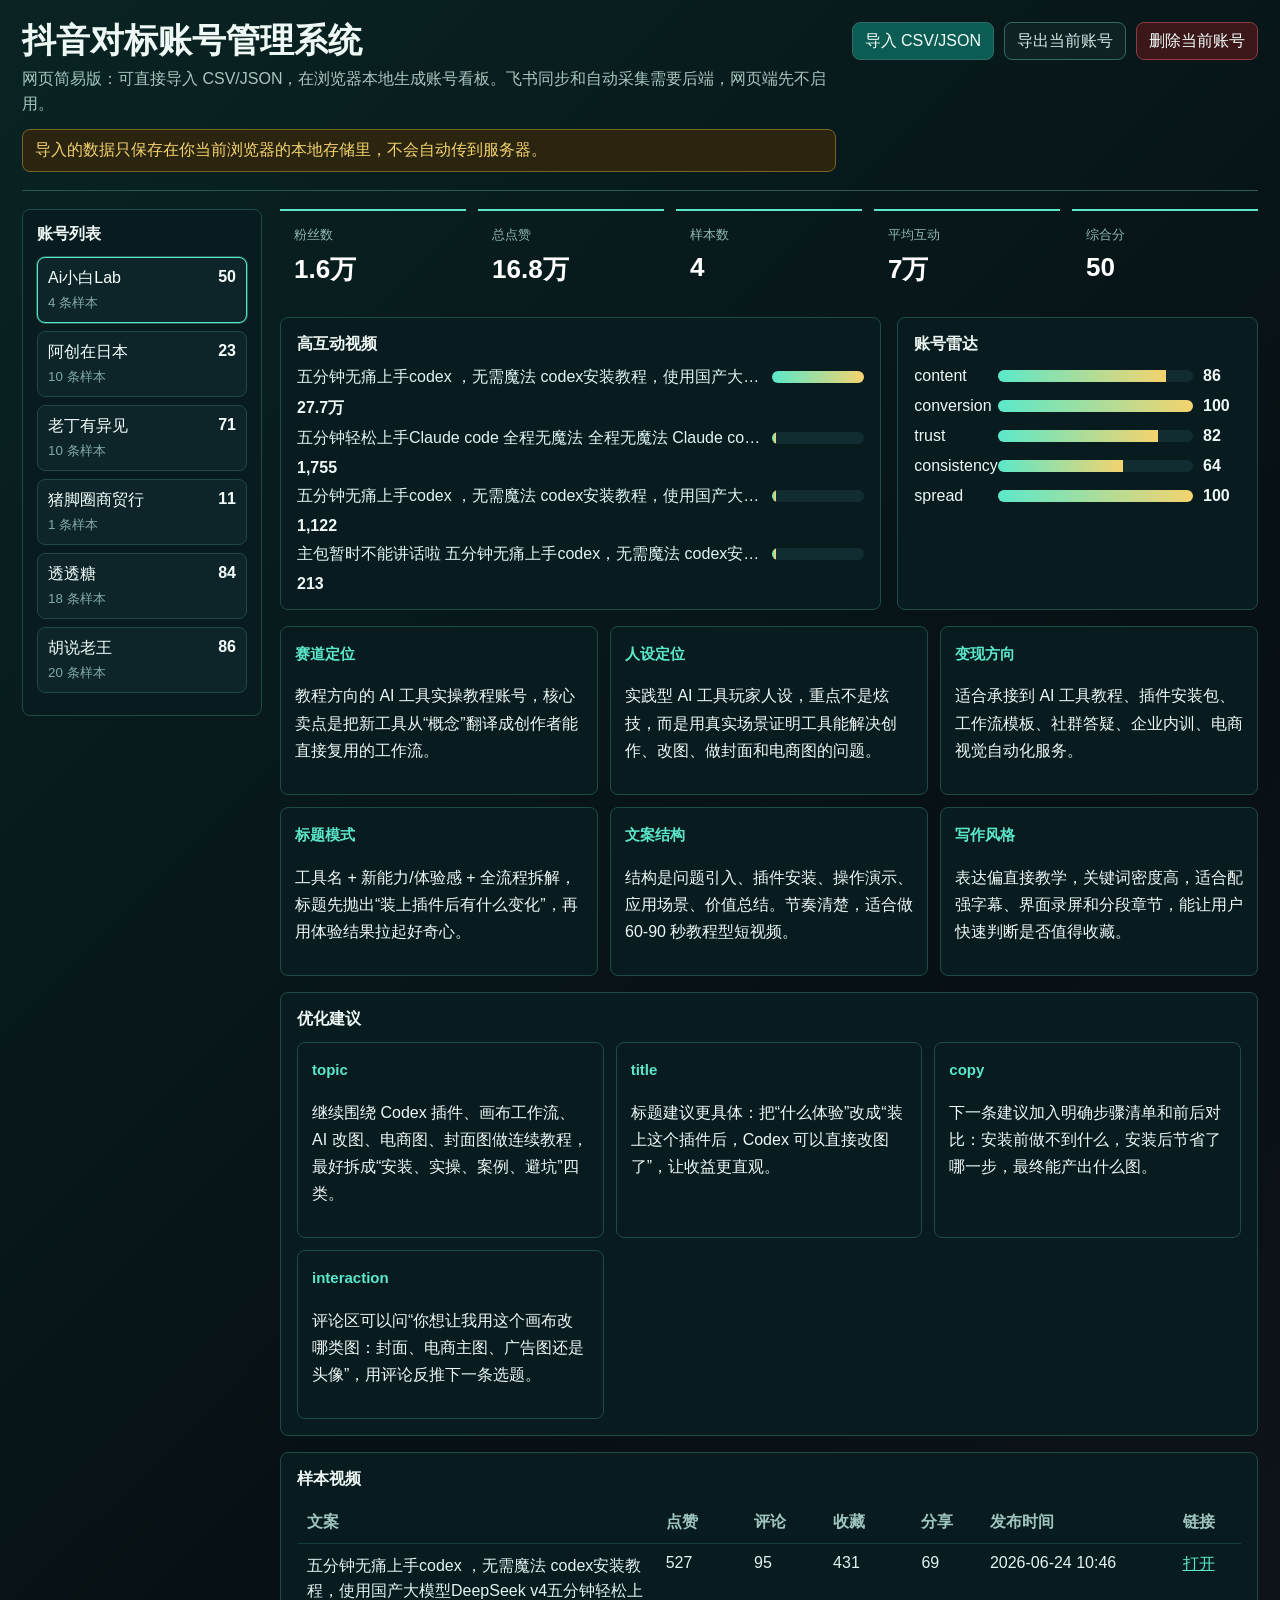
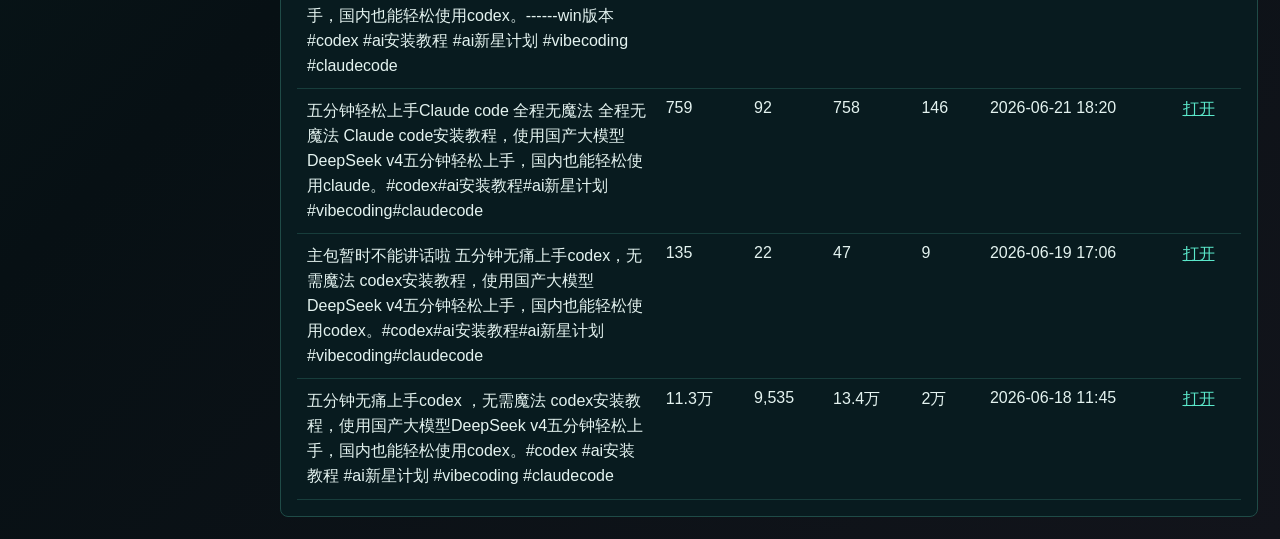
<file: index.html>
<!doctype html><html lang='zh-CN'><head><meta charset='UTF-8'><meta name='viewport' content='width=device-width,initial-scale=1.0'><link rel='icon' href='data:,'><title>抖音对标账号管理系统</title><style>:root{font-family:Inter,PingFang SC,Microsoft YaHei,Arial,sans-serif;color:#eef8f5;background:#071313}*{box-sizing:border-box}body{margin:0;min-width:320px}button,input,textarea{font:inherit}button{cursor:pointer;border:1px solid #2f6b64;background:#0b5d54;color:#f5fffc;border-radius:8px;min-height:38px;padding:0 12px}button.ghost{background:#102123;color:#cfe9e4}button.danger{background:#3b1719;border-color:#8b3d43}button:disabled{opacity:.55;cursor:not-allowed}a{color:#5be8ca}.shell{min-height:100vh;padding:22px;background:linear-gradient(135deg,#092423,#071014 55%,#12141b)}.top{display:grid;grid-template-columns:minmax(0,1fr) auto;gap:16px;align-items:start;border-bottom:1px solid #295a55;padding-bottom:18px}.top h1{margin:0 0 8px;font-size:34px;line-height:1.1}.top p{margin:0;color:#a8c6c0;line-height:1.55}.actions{display:flex;gap:10px;flex-wrap:wrap;justify-content:flex-end}.notice{margin-top:12px;padding:10px 12px;border:1px solid #7b6424;background:#2b250f;border-radius:8px;color:#f4d36e}.layout{display:grid;grid-template-columns:240px minmax(0,1fr);gap:18px;margin-top:18px}.side,.panel,.card,.modal{background:#081b1f;border:1px solid #1f4b47;border-radius:8px}.side{padding:14px;height:fit-content;position:sticky;top:14px}.side h2,.panel h2{font-size:16px;margin:0 0 12px}.account{width:100%;display:flex;justify-content:space-between;gap:8px;text-align:left;background:#0d2529;margin:8px 0;padding:10px;border-color:#214842}.account.active{border-color:#5be8ca;box-shadow:0 0 0 1px #5be8ca55}.account small{display:block;color:#83aaa3;margin-top:5px}.main{display:grid;gap:16px;min-width:0}.kpis{display:grid;grid-template-columns:repeat(5,minmax(110px,1fr));gap:12px}.kpi{padding:14px;border-top:2px solid #5be8ca}.kpi span{color:#8fb7b0;font-size:13px}.kpi strong{display:block;font-size:26px;margin-top:8px;color:#fff}.grid{display:grid;grid-template-columns:minmax(0,1.25fr) minmax(260px,.75fr);gap:16px}.panel{padding:16px}.bars{display:grid;gap:9px}.bar{display:grid;grid-template-columns:minmax(0,1fr) 92px;gap:10px;align-items:center}.bar label{white-space:nowrap;overflow:hidden;text-overflow:ellipsis;color:#dff5f1}.track{height:12px;background:#112d31;border-radius:999px;overflow:hidden}.fill{height:100%;background:linear-gradient(90deg,#5be8ca,#f4d36e)}.radar{display:grid;gap:12px}.radarRow{display:grid;grid-template-columns:74px minmax(0,1fr) 38px;gap:10px;align-items:center}.cards{display:grid;grid-template-columns:repeat(3,minmax(0,1fr));gap:12px}.card{padding:14px;line-height:1.7}.card h3{margin:0 0 8px;color:#5be8ca;font-size:15px}.tableWrap{overflow:auto}table{border-collapse:collapse;width:100%;min-width:860px}th,td{padding:10px;border-bottom:1px solid #173d3b;text-align:left;vertical-align:top}th{color:#9fc5bf;font-weight:600}td{color:#e4f3f0}.caption{width:38%;line-height:1.55}.empty{padding:44px;text-align:center;color:#a8c6c0}.modalBack{position:fixed;inset:0;display:none;place-items:center;background:#0009;padding:18px;z-index:20}.modalBack.open{display:grid}.modal{width:min(820px,100%);padding:18px;box-shadow:0 22px 70px #0008}.modalHead,.modalFoot{display:flex;align-items:center;justify-content:space-between;gap:10px}.form{display:grid;grid-template-columns:repeat(2,minmax(0,1fr));gap:12px;margin-top:12px}.form label{display:grid;gap:6px;color:#9fc5bf;font-size:13px}.form input,.form textarea,.form select{width:100%;border:1px solid #28504c;background:#071417;color:#ecfffb;border-radius:8px;padding:10px}.form textarea{grid-column:1/-1;min-height:210px;resize:vertical;line-height:1.5}.modalFoot{margin-top:12px}.msg{color:#f4d36e}@media(max-width:950px){.layout,.grid{grid-template-columns:1fr}.side{position:static}.kpis{grid-template-columns:repeat(2,minmax(0,1fr))}.cards{grid-template-columns:1fr}.top{grid-template-columns:1fr}.actions{justify-content:flex-start}}@media(max-width:560px){.shell{padding:14px}.top h1{font-size:28px}.kpis,.form{grid-template-columns:1fr}}</style></head><body><div class='shell'><header class='top'><div><h1>抖音对标账号管理系统</h1><p>网页简易版：可直接导入 CSV/JSON，在浏览器本地生成账号看板。飞书同步和自动采集需要后端，网页端先不启用。</p><div class='notice'>导入的数据只保存在你当前浏览器的本地存储里，不会自动传到服务器。</div></div><div class='actions'><button id='importBtn'>导入 CSV/JSON</button><button class='ghost' id='exportBtn'>导出当前账号</button><button class='danger' id='deleteBtn'>删除当前账号</button></div></header><div class='layout'><aside class='side'><h2>账号列表</h2><div id='accounts'></div></aside><main class='main' id='main'><div class='empty'>正在加载数据...</div></main></div></div><div class='modalBack' id='modal'><div class='modal'><div class='modalHead'><h2>导入账号数据</h2><button class='ghost' id='closeBtn'>关闭</button></div><div class='form'><label>账号名<input id='nameInput' value='网页导入账号'></label><label>格式<select id='formatInput'><option value='csv'>CSV</option><option value='json'>JSON</option></select></label><label>主页链接<input id='urlInput' placeholder='https://www.douyin.com/user/...'></label><label>粉丝数<input id='fansInput' type='number' value='0'></label><label>总点赞<input id='likesInput' type='number' value='0'></label><label>选择文件<input id='fileInput' type='file' accept='.csv,.json,text/csv,application/json'></label><textarea id='dataInput' placeholder='CSV 示例：videoUrl,caption,likeCount,commentCount,saveCount,shareCount,durationSeconds,publishedAt'></textarea></div><div class='modalFoot'><span class='msg' id='msg'></span><button id='runImport'>生成看板</button></div></div></div><script>const storeKey='douyin-web-imported-accounts';const deletedKey='douyin-web-deleted-accounts';let seed=[];let imported=JSON.parse(localStorage.getItem(storeKey)||'[]');let deleted=JSON.parse(localStorage.getItem(deletedKey)||'[]');let current='';const $=id=>document.getElementById(id);const esc=v=>String(v??'').replace(/&/g,'&amp;').replace(/</g,'&lt;').replace(/>/g,'&gt;').replace(/'/g,'&#39;');const num=v=>Number(String(v??0).replace(/[,，]/g,''))||0;const fmt=n=>Intl.NumberFormat('zh-CN',{notation:num(n)>=10000?'compact':'standard',maximumFractionDigits:1}).format(num(n));const total=v=>num(v.likeCount)+num(v.commentCount)+num(v.saveCount)+num(v.shareCount);function csv(text){const q=String.fromCharCode(34);let rows=[],row=[],cell='',inside=false;for(let i=0;i<text.length;i++){let c=text[i],n=text[i+1];if(c===q){if(inside&&n===q){cell+=q;i++}else inside=!inside}else if(c===','&&!inside){row.push(cell);cell=''}else if((c===String.fromCharCode(10)||c===String.fromCharCode(13))&&!inside){if(c===String.fromCharCode(13)&&n===String.fromCharCode(10))i++;row.push(cell);if(row.some(x=>x.trim()))rows.push(row);row=[];cell=''}else cell+=c}row.push(cell);if(row.some(x=>x.trim()))rows.push(row);if(rows.length<2)return[];const heads=rows.shift().map(x=>x.trim());return rows.map(r=>Object.fromEntries(heads.map((h,i)=>[h,r[i]??''])))}function normalizeRows(rows){return rows.map((r,i)=>{let o={};for(const [k,v] of Object.entries(r))o[k.toLowerCase().trim()]=v;const pick=(...ks)=>{for(const k of ks){if(o[k.toLowerCase()]!=null&&o[k.toLowerCase()]!=='')return o[k.toLowerCase()]}return''};return{id:'import_'+Date.now()+'_'+i,videoUrl:pick('videoUrl','url','link','视频链接'),downloadUrl:pick('downloadUrl','download','下载链接'),caption:pick('caption','title','desc','copy','文案','标题'),likeCount:num(pick('likeCount','likes','点赞','点赞数')),commentCount:num(pick('commentCount','comments','评论','评论数')),saveCount:num(pick('saveCount','collectCount','favorites','收藏','收藏数')),shareCount:num(pick('shareCount','shares','分享','分享数')),durationSeconds:num(pick('durationSeconds','duration','时长')),publishedAt:pick('publishedAt','date','发布时间')}}).filter(v=>v.caption||v.videoUrl)}function readInput(){const text=$('dataInput').value.trim();if(!text)throw Error('请先粘贴 CSV/JSON 内容，或选择文件');if($('formatInput').value==='json'){const data=JSON.parse(text);if(Array.isArray(data))return normalizeRows(data);if(Array.isArray(data.videos))return normalizeRows(data.videos);if(data.account&&Array.isArray(data.videos))return normalizeRows(data.videos);if(Array.isArray(data.accounts))return data.accounts}else return normalizeRows(csv(text));throw Error('JSON 里没有找到 videos 或 accounts')}function analyze(videos){const all=videos.map(v=>v.caption).join(' ');const tags=['AI','Codex','副业','成长','日本','口播','教程','电商','女性','认知'].filter(k=>all.includes(k));const avg=videos.length?videos.reduce((s,v)=>s+total(v),0)/videos.length:0;const save=videos.reduce((s,v)=>s+num(v.saveCount),0);const share=videos.reduce((s,v)=>s+num(v.shareCount),0);return{trackPositioning:`${tags.slice(0,4).join('、')||'内容'}方向账号，适合用爆款样本反推选题、标题和转化入口。`,personaPositioning:'网页端根据文案和互动数据生成初步判断，适合先做账号筛选和选题复盘。',businessModel:'可承接到课程、社群、咨询、资料包、工具模板或服务成交，具体要结合主页和评论区验证。',titlePattern:'优先观察高互动视频的开头关键词、强判断句和具体结果承诺。',copyStructure:'建议按痛点开场、观点判断、案例证明、步骤拆解、行动引导五段复盘。',writingStyle:'高收藏内容通常更适合做教程、清单、避坑和可复用模板。',radar:{content:Math.min(95,45+videos.length*3),conversion:Math.min(95,45+save/Math.max(1,videos.length)/300),trust:70,consistency:tags.length?78:62,spread:Math.min(98,45+share/Math.max(1,videos.length)/250)},recommendations:{topic:'把高互动视频归成 3 个系列，优先复刻收藏和分享都高的主题。',title:'标题里保留人群、场景、结果和反常识判断，不要只写泛泛感受。',copy:'每条内容补一个可执行步骤或清单，提高收藏率。',interaction:'评论区用选择题收集需求，再反推下一批选题。'}}}function build(name,url,fans,likes,videos){const id='local_'+Date.now();const avg=videos.length?videos.reduce((s,v)=>s+total(v),0)/videos.length:0;return{account:{id,name,profileUrl:url,fanCount:num(fans),totalLikeCount:num(likes),sampleVideoCount:videos.length,averageEngagement:avg,overallScore:Math.min(100,Math.round(35+Math.log10(avg+1)*14+videos.length)),createdAt:new Date().toISOString(),updatedAt:new Date().toISOString()},analysis:analyze(videos),videos:videos.map(v=>({...v,accountId:id}))}}function allAccounts(){return[...imported,...seed].filter(x=>!deleted.includes(x.account.id))}function renderList(){const list=allAccounts();$('accounts').innerHTML=list.map(x=>`<button class='account ${x.account.id===current?'active':''}' onclick='selectAccount(${JSON.stringify(x.account.id)})'><span>${esc(x.account.name)}<small>${x.account.sampleVideoCount||x.videos.length} 条样本</small></span><b>${x.account.overallScore||0}</b></button>`).join('')||'<p class=empty>暂无账号</p>'}function selectAccount(id){current=id;render()}function render(){const list=allAccounts();if(!current&&list[0])current=list[0].account.id;renderList();const item=list.find(x=>x.account.id===current);if(!item){$('main').innerHTML='<div class=empty>暂无数据，点击右上角导入 CSV/JSON。</div>';return}const a=item.account,v=item.videos||[],an=item.analysis||analyze(v),top=[...v].sort((x,y)=>total(y)-total(x)).slice(0,8),max=Math.max(1,...top.map(total));$('main').innerHTML=`<section class='kpis'><div class='kpi'><span>粉丝数</span><strong>${fmt(a.fanCount)}</strong></div><div class='kpi'><span>总点赞</span><strong>${fmt(a.totalLikeCount)}</strong></div><div class='kpi'><span>样本数</span><strong>${v.length}</strong></div><div class='kpi'><span>平均互动</span><strong>${fmt(a.averageEngagement)}</strong></div><div class='kpi'><span>综合分</span><strong>${a.overallScore||0}</strong></div></section><section class='grid'><div class='panel'><h2>高互动视频</h2><div class='bars'>${top.map(x=>`<div class='bar'><label>${esc(x.caption||x.videoUrl)}</label><div class='track'><div class='fill' style='width:${Math.max(4,total(x)/max*100)}%'></div></div><b>${fmt(total(x))}</b></div>`).join('')}</div></div><div class='panel'><h2>账号雷达</h2><div class='radar'>${Object.entries(an.radar||{}).map(([k,val])=>`<div class='radarRow'><span>${esc(k)}</span><div class='track'><div class='fill' style='width:${val}%'></div></div><b>${Math.round(val)}</b></div>`).join('')}</div></div></section><section class='cards'><div class='card'><h3>赛道定位</h3><p>${esc(an.trackPositioning)}</p></div><div class='card'><h3>人设定位</h3><p>${esc(an.personaPositioning)}</p></div><div class='card'><h3>变现方向</h3><p>${esc(an.businessModel)}</p></div><div class='card'><h3>标题模式</h3><p>${esc(an.titlePattern)}</p></div><div class='card'><h3>文案结构</h3><p>${esc(an.copyStructure)}</p></div><div class='card'><h3>写作风格</h3><p>${esc(an.writingStyle)}</p></div></section><section class='panel'><h2>优化建议</h2><div class='cards'>${Object.entries(an.recommendations||{}).map(([k,val])=>`<div class='card'><h3>${esc(k)}</h3><p>${esc(val)}</p></div>`).join('')}</div></section><section class='panel'><h2>样本视频</h2><div class='tableWrap'><table><thead><tr><th>文案</th><th>点赞</th><th>评论</th><th>收藏</th><th>分享</th><th>发布时间</th><th>链接</th></tr></thead><tbody>${v.map(x=>`<tr><td class='caption'>${esc(x.caption)}</td><td>${fmt(x.likeCount)}</td><td>${fmt(x.commentCount)}</td><td>${fmt(x.saveCount)}</td><td>${fmt(x.shareCount)}</td><td>${esc(x.publishedAt)}</td><td>${x.videoUrl?`<a href='${esc(x.videoUrl)}' target='_blank'>打开</a>`:''}</td></tr>`).join('')}</tbody></table></div></section>`}function save(){localStorage.setItem(storeKey,JSON.stringify(imported));localStorage.setItem(deletedKey,JSON.stringify(deleted))}$('importBtn').onclick=()=>{$('modal').classList.add('open');$('msg').textContent=''};$('closeBtn').onclick=()=>$('modal').classList.remove('open');$('fileInput').onchange=e=>{const f=e.target.files[0];if(!f)return;$('formatInput').value=f.name.endsWith('.json')?'json':'csv';const r=new FileReader();r.onload=()=>$('dataInput').value=r.result;r.readAsText(f)};$('runImport').onclick=()=>{try{const data=readInput();if(data[0]&&data[0].account&&data[0].videos){imported=[...data,...imported]}else{imported=[build($('nameInput').value||'网页导入账号',$('urlInput').value,$('fansInput').value,$('likesInput').value,data),...imported]}save();current=imported[0].account.id;$('modal').classList.remove('open');render()}catch(e){$('msg').textContent=e.message}};$('deleteBtn').onclick=()=>{if(!current)return;imported=imported.filter(x=>x.account.id!==current);if(seed.some(x=>x.account.id===current))deleted.push(current);current='';save();render()};$('exportBtn').onclick=()=>{const item=allAccounts().find(x=>x.account.id===current);if(!item)return;const blob=new Blob([JSON.stringify(item,null,2)],{type:'application/json'});const a=document.createElement('a');a.href=URL.createObjectURL(blob);a.download=(item.account.name||'account')+'.json';a.click();URL.revokeObjectURL(a.href)};fetch('./douyin-benchmark.json').then(r=>r.json()).then(d=>{seed=Array.isArray(d.accounts)?d.accounts:[];render()}).catch(()=>{seed=[];render()});</script></body></html>
</file>
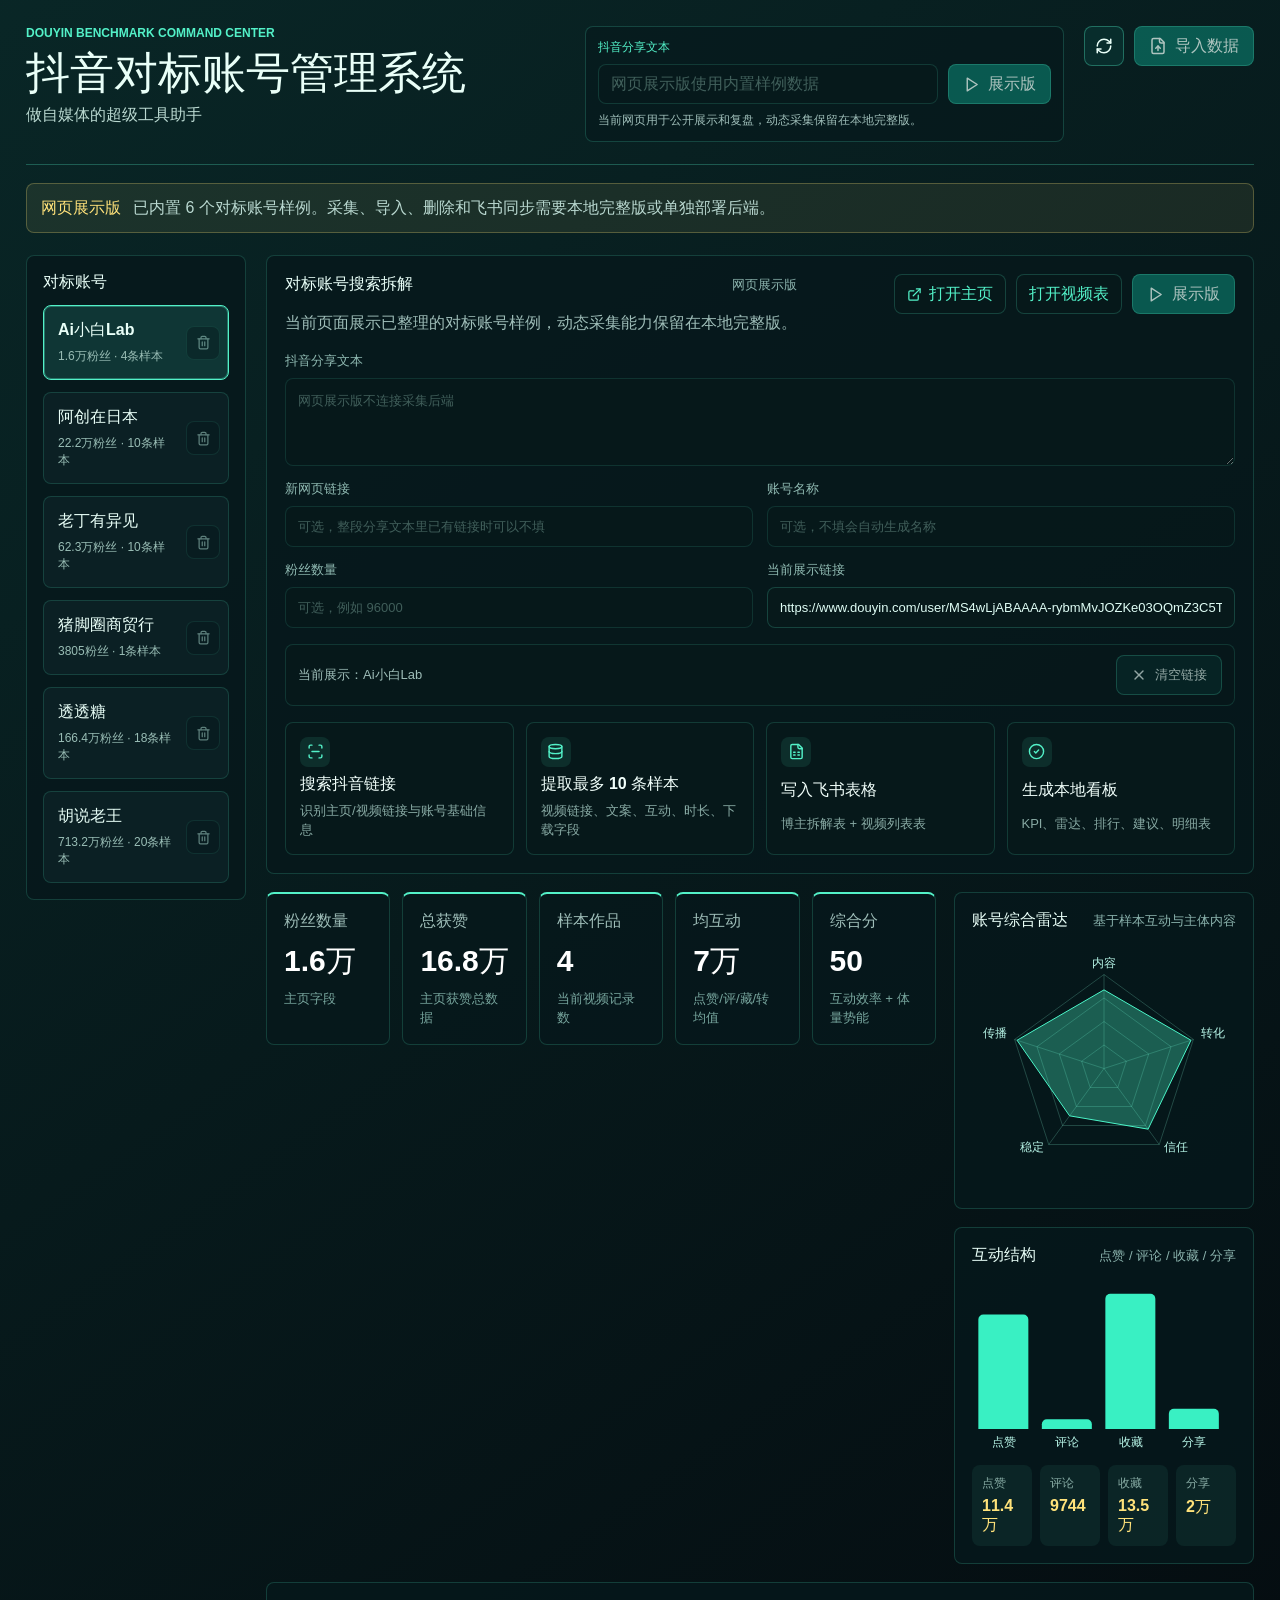
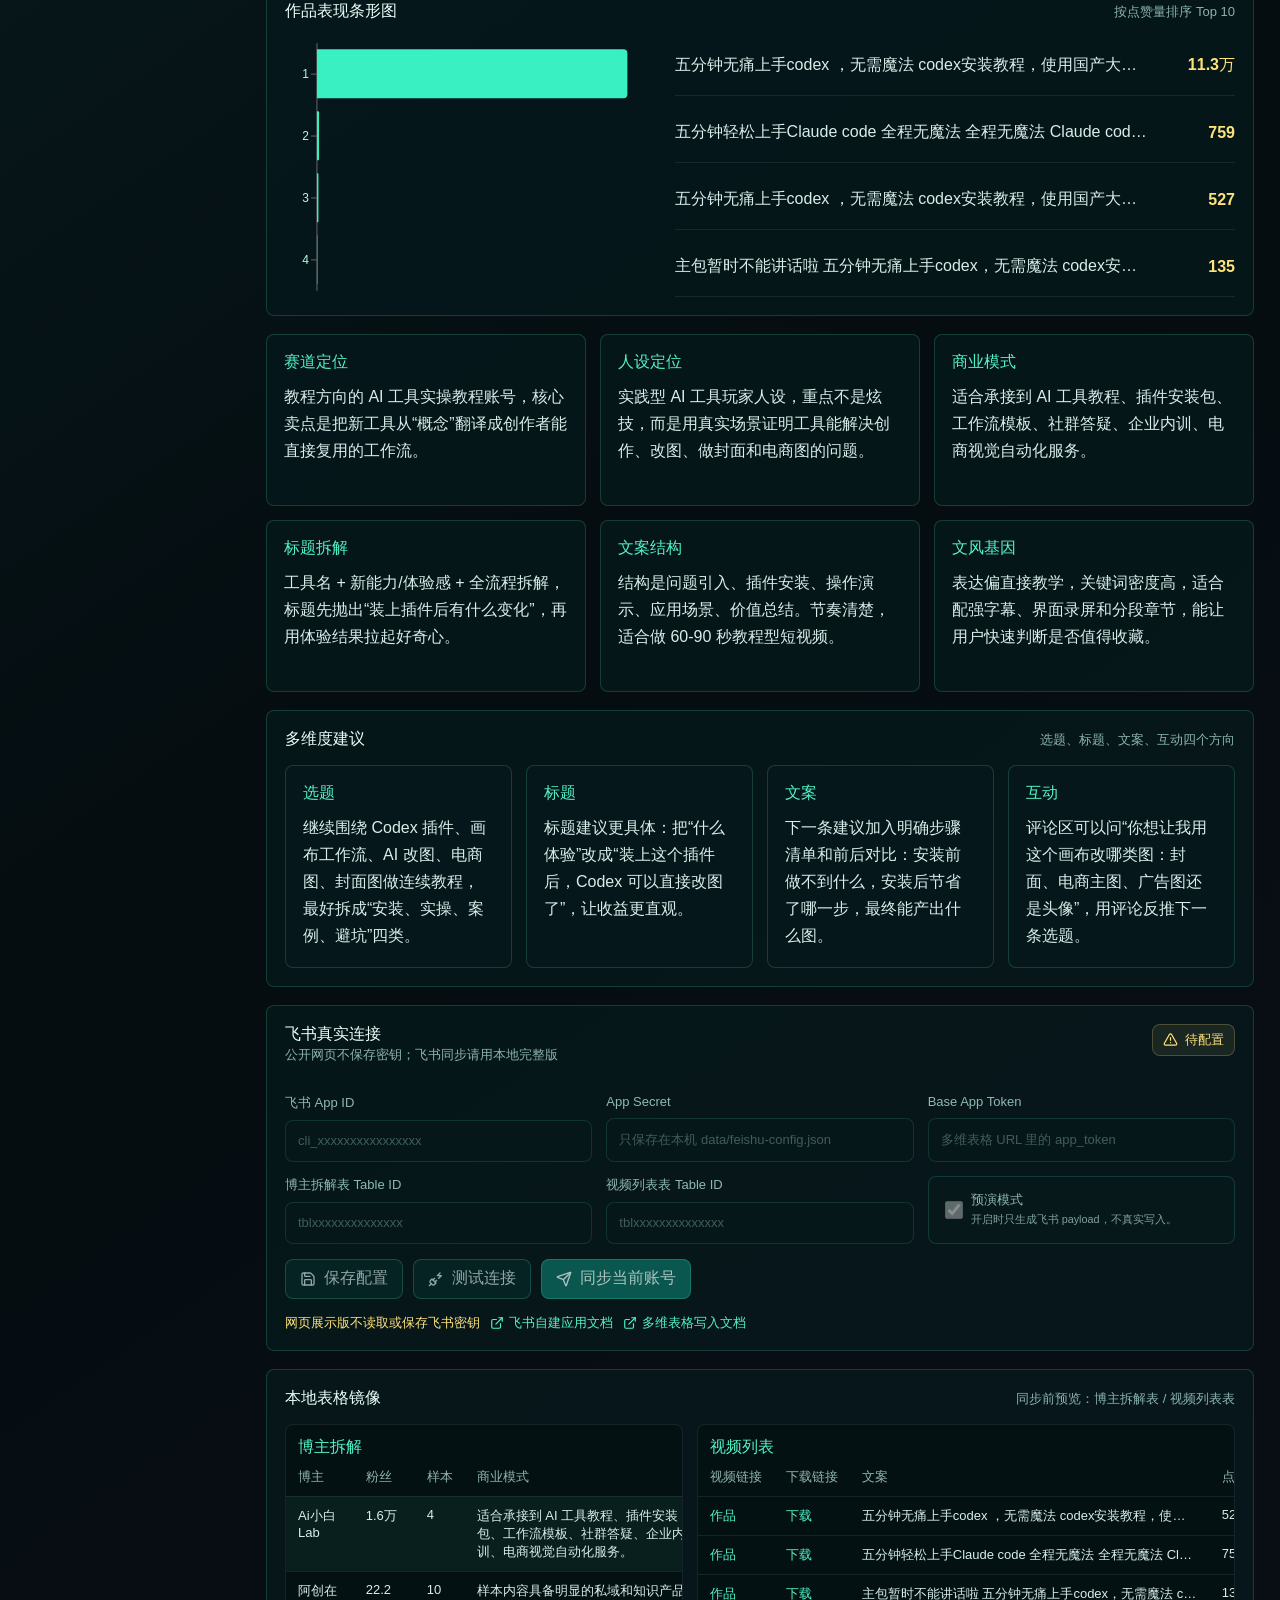
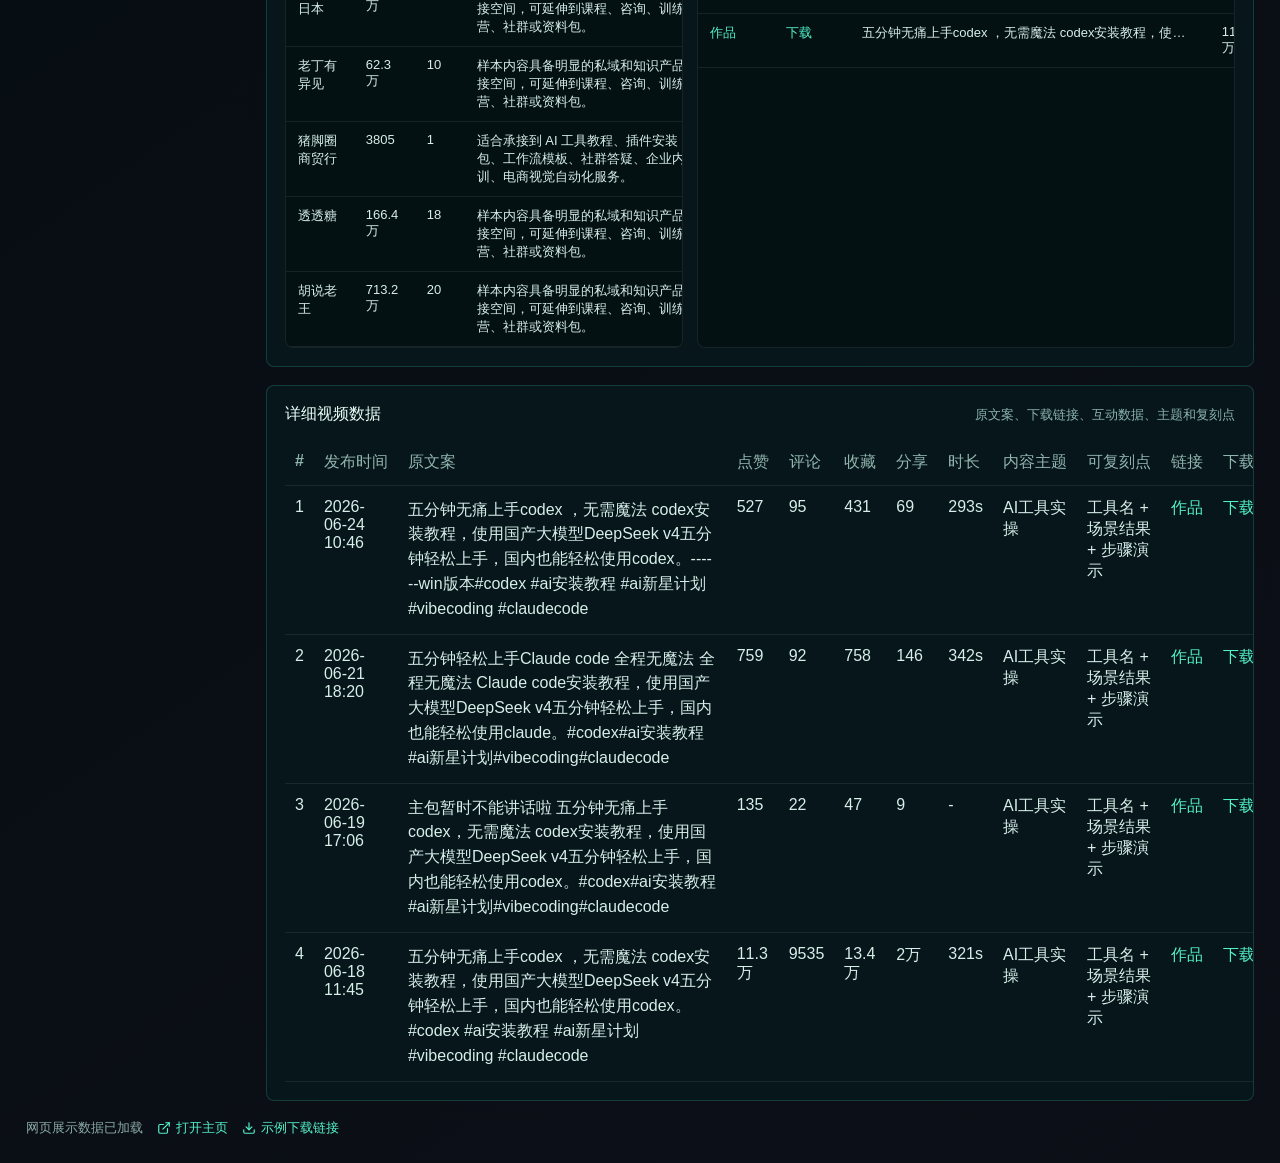
<file: github-pages-upload-20260630-225400/index.html>
<!doctype html>
<html lang="zh-CN">
  <head>
    <meta charset="UTF-8" />
    <meta name="viewport" content="width=device-width, initial-scale=1.0" />
    <link rel="icon" href="data:," />
    <title>抖音对标账号管理系统</title>
    <script type="module" crossorigin src="./assets/index-DGfxBih0.js"></script>
    <link rel="stylesheet" crossorigin href="./assets/index-DOxhI_A6.css">
  </head>
  <body>
    <div id="root"></div>
  </body>
</html>
</file>
<file: github-pages-upload-20260630-225400/assets/index-DOxhI_A6.css>
:root{color:#e9fff8;background:#071414;font-family:Inter,PingFang SC,Microsoft YaHei,Arial,sans-serif;font-synthesis:none;text-rendering:optimizeLegibility}*{box-sizing:border-box}body{margin:0;min-width:320px}button,input,textarea{font:inherit}button{cursor:pointer}a{color:#53f1c8;text-decoration:none}.shell{min-height:100vh;padding:26px;background:linear-gradient(145deg,#092727f5,#050d11 48%,#0d0f17),#071414}.header{display:grid;grid-template-columns:minmax(410px,.9fr) minmax(320px,.8fr) auto;align-items:start;gap:20px;border-bottom:1px solid rgba(83,241,200,.28);padding-bottom:22px}.headerTitle{min-width:0}.eyebrow{color:#53f1c8;font-size:12px;font-weight:700;margin:0 0 10px;letter-spacing:0}.header h1{margin:0 0 8px;font-size:clamp(34px,3.4vw,44px);line-height:1.08}.header span{color:#b9d8d0}.headerActions{display:flex;align-items:center;gap:10px;justify-content:flex-end}.headerShareForm{display:grid;gap:8px;align-self:stretch;min-width:0;padding:12px;border:1px solid rgba(83,241,200,.2);border-radius:8px;background:#06181c8f}.headerShareForm.running{border-color:#53f1c875;background:#0b6f6238;box-shadow:inset 0 0 0 1px #53f1c81f}.headerShareForm label{color:#53f1c8;font-size:12px;font-weight:700}.headerShareForm span{color:#9ebdb8;font-size:12px;line-height:1.45;overflow-wrap:anywhere}.headerShareControl{display:grid;grid-template-columns:minmax(0,1fr) auto;gap:10px}.headerShareControl input{min-width:0;height:40px;color:#dffdf5;background:#07191b;border:1px solid rgba(83,241,200,.24);border-radius:8px;padding:0 12px}.headerShareControl input::placeholder{color:#648980}.primaryButton,.ghostButton,.iconButton{border:1px solid rgba(83,241,200,.34);border-radius:8px;color:#e9fff8;background:#09302fdb;min-height:40px}.primaryButton{display:inline-flex;align-items:center;gap:8px;padding:0 14px;background:#0b6f62}.primaryButton:disabled{opacity:.74}button:disabled,input:disabled,textarea:disabled{cursor:not-allowed;opacity:.62}.ghostButton{padding:0 14px}.iconButton{width:40px;display:inline-grid;place-items:center}.layout{display:grid;grid-template-columns:220px minmax(0,1fr);gap:20px;margin-top:22px}.staticNotice{display:flex;align-items:center;gap:12px;margin-top:18px;padding:12px 14px;color:#dffdf5;border:1px solid rgba(255,226,122,.26);border-radius:8px;background:#ffe27a14}.staticNotice strong{color:#ffe27a;white-space:nowrap}.staticNotice span{color:#b9d8d0;line-height:1.5}.sidebar,.panel,.radarPanel,.kpi,.card,.emptyState,.modal{background:#06181cd6;border:1px solid rgba(83,241,200,.18);border-radius:8px}.sidebar{padding:16px;height:fit-content;position:sticky;top:18px}.sidebar h2,.panelHeader h2,.emptyState h2,.modal h2{margin:0;font-size:16px}.accountRow{width:100%;display:grid;grid-template-columns:minmax(0,1fr) 34px;gap:8px;margin-top:12px;background:#0b2024;border:1px solid rgba(83,241,200,.16);border-radius:8px;padding:8px}.accountButton{display:flex;flex-direction:column;align-items:flex-start;gap:7px;min-width:0;padding:6px;color:#e9fff8;background:transparent;border:0;text-align:left}.accountRow.active{border-color:#53f1c8;background:#0f3635;box-shadow:inset 0 0 0 1px #53f1c859}.accountButton span{color:#99bdb5;font-size:12px}.accountButton strong,.accountButton span{max-width:100%;overflow-wrap:anywhere}.accountDelete{width:34px;height:34px;align-self:center;display:grid;place-items:center;color:#8fb9b1;background:#07191bad;border:1px solid rgba(83,241,200,.16);border-radius:8px}.accountDelete:hover{color:#ffb4b4;border-color:#ff787861}.content{display:grid;gap:18px;min-width:0}.pipelinePanel{display:grid;gap:16px}.pipelineTop{display:flex;align-items:flex-start;justify-content:space-between;gap:16px}.compactHeader{margin-bottom:6px}.pipelineCopy{color:#9ebdb8;margin:0;line-height:1.6}.pipelineActions{display:flex;gap:10px;align-items:center;flex-shrink:0}.ghostLink{display:inline-flex;align-items:center;gap:7px;min-height:40px;padding:0 12px;border:1px solid rgba(83,241,200,.2);border-radius:8px;background:#07191bc2}.linkInputGrid{display:grid;grid-template-columns:repeat(2,minmax(0,1fr));gap:14px}.linkInputGrid label{display:grid;gap:8px;color:#8fb9b1;font-size:13px}.shareTextLabel{grid-column:1 / -1}.linkInputGrid input,.linkInputGrid textarea{color:#dffdf5;background:#07191b;border:1px solid rgba(83,241,200,.2);border-radius:8px;padding:12px;min-width:0}.linkInputGrid textarea{resize:vertical;min-height:88px;line-height:1.55}.linkInputGrid input::placeholder,.linkInputGrid textarea::placeholder{color:#648980}.pipelineFormFooter{display:flex;align-items:center;justify-content:space-between;gap:12px;color:#9ebdb8;font-size:13px;min-height:48px;padding:10px 12px;border:1px solid rgba(83,241,200,.14);border-radius:8px;background:#07191b94}.pipelineFormFooter.running{color:#e9fff8;border-color:#53f1c86b;background:#0b6f623d;box-shadow:inset 0 0 0 1px #53f1c81f}.pipelineFormFooter.done{color:#53f1c8;border-color:#53f1c857;background:#53f1c817}.pipelineFormFooter span{overflow-wrap:anywhere}.pipelineFormFooter .ghostButton{display:inline-flex;align-items:center;gap:8px;flex-shrink:0}.pipelineSteps{display:grid;grid-template-columns:repeat(4,minmax(0,1fr));gap:12px}.pipelineStep{display:grid;gap:7px;padding:14px;border-radius:8px;border:1px solid rgba(83,241,200,.16);background:#07191bb8}.pipelineStep.active{border-color:#53f1c8;box-shadow:0 0 0 1px #53f1c83d,0 0 28px #53f1c81a}.stepIcon{width:30px;height:30px;display:grid;place-items:center;color:#53f1c8;border-radius:8px;background:#53f1c81a}.pipelineStep strong{color:#f1fffb}.pipelineStep span{color:#88aaa4;line-height:1.45;font-size:13px}.spin{animation:spin .9s linear infinite}@keyframes spin{to{transform:rotate(360deg)}}.overviewGrid{display:grid;grid-template-columns:minmax(0,1.65fr) minmax(300px,.7fr);gap:18px;align-items:start}.sideStack{display:grid;gap:18px}.kpis{display:grid;grid-template-columns:repeat(5,minmax(112px,1fr));gap:12px;align-self:start}.kpi{min-height:132px;padding:17px;border-top:2px solid #53f1c8}.kpi span{color:#9ebdb8;display:block;margin-bottom:12px}.kpi strong{color:#fff;display:block;font-size:30px;line-height:1.1;overflow-wrap:anywhere}.kpi small{color:#77a59d;display:block;margin-top:12px;line-height:1.45}.radarPanel{padding:17px;min-height:280px}.interactionPanel{padding:17px;min-height:260px;background:#06181cd6;border:1px solid rgba(83,241,200,.18);border-radius:8px}.interactionNumbers{display:grid;grid-template-columns:repeat(4,1fr);gap:8px;margin-top:6px}.interactionNumbers div{padding:10px;border-radius:8px;background:#53f1c812}.interactionNumbers span{display:block;color:#86aaa3;font-size:12px;margin-bottom:5px}.interactionNumbers strong{color:#ffe27a}.panel{padding:18px}.panelHeader{display:flex;align-items:baseline;justify-content:space-between;gap:14px;margin-bottom:15px}.panelHeader span{color:#8bb3ad;font-size:13px}.topVideosGrid{display:grid;grid-template-columns:minmax(260px,.8fr) minmax(0,1.2fr);gap:16px}.chartBox{min-height:260px}.rankingList{margin:0;padding:0;list-style:none;display:grid;gap:8px}.rankingList li{display:grid;grid-template-columns:minmax(0,1fr) 76px;gap:12px;align-items:center;padding:8px 0;border-bottom:1px solid rgba(255,255,255,.08)}.rankingList span{color:#d7eee9;white-space:nowrap;overflow:hidden;text-overflow:ellipsis}.rankingList strong{color:#ffe27a;text-align:right}.cards{display:grid;grid-template-columns:repeat(3,minmax(0,1fr));gap:14px}.recommendations{display:grid;grid-template-columns:repeat(4,minmax(0,1fr));gap:14px}.card{padding:17px;min-height:172px}.card.compact{min-height:150px}.card h3{color:#53f1c8;font-size:16px;margin:0 0 10px}.card p{color:#d7eee9;line-height:1.7;margin:0}.tableWrap{overflow-x:auto}table{width:100%;min-width:980px;border-collapse:collapse}th,td{padding:12px 10px;text-align:left;border-bottom:1px solid rgba(255,255,255,.08);vertical-align:top}th{color:#91b4ad;font-weight:600;white-space:nowrap}td{color:#d7eee9}.captionCell{width:34%;line-height:1.55}.feishuMirror{overflow:hidden}.feishuConnector{display:grid;gap:15px}.connectorHeader{align-items:flex-start}.statusPill{display:inline-flex;align-items:center;gap:7px;min-height:32px;padding:0 10px;border-radius:8px;font-size:13px;white-space:nowrap}.statusPill.success{color:#53f1c8;background:#53f1c817;border:1px solid rgba(83,241,200,.24)}.statusPill.warning{color:#ffe27a;background:#ffe27a14;border:1px solid rgba(255,226,122,.22)}.connectorGrid{display:grid;grid-template-columns:repeat(3,minmax(0,1fr));gap:14px}.connectorGrid label{display:grid;gap:8px;color:#8fb9b1;font-size:13px}.connectorGrid input{color:#e9fff8;background:#07191b;border:1px solid rgba(83,241,200,.22);border-radius:8px;min-height:42px;padding:10px 12px;min-width:0}.connectorGrid input::placeholder{color:#648980}.toggleRow{grid-template-columns:22px minmax(0,1fr);align-items:center;min-height:42px;padding:10px 12px;border:1px solid rgba(83,241,200,.16);border-radius:8px;background:#07191bb8}.toggleRow input{width:18px;height:18px;min-height:auto;padding:0;accent-color:#53f1c8}.toggleRow span,.toggleRow small{display:block}.toggleRow small{color:#7ea39b;line-height:1.45;margin-top:3px}.connectorActions,.connectorStatus{display:flex;align-items:center;flex-wrap:wrap;gap:10px}.connectorActions .ghostButton{display:inline-flex;align-items:center;gap:8px}.connectorStatus{color:#a3c7bf;font-size:13px}.connectorStatus span{color:#ffe27a}.connectorStatus a{display:inline-flex;align-items:center;gap:5px}.connectorResult{max-height:180px;overflow:auto;margin:0;padding:12px;color:#a8fff0;background:#061113;border:1px solid rgba(83,241,200,.16);border-radius:8px;font-size:12px;line-height:1.6}.mirrorGrid{display:grid;grid-template-columns:minmax(0,.85fr) minmax(0,1.15fr);gap:14px}.mirrorTable{min-width:0;overflow:auto;border:1px solid rgba(255,255,255,.08);border-radius:8px;background:#030d108a}.tableTitle{color:#53f1c8;font-weight:700;padding:12px 12px 0}.mirrorTable table{min-width:720px}.mirrorTable th,.mirrorTable td{padding:10px 12px;font-size:13px}.mirrorCaption{max-width:360px;white-space:nowrap;overflow:hidden;text-overflow:ellipsis}.selectedRow td{background:#53f1c80f}.statusBar{display:flex;align-items:center;gap:14px;color:#89aaa4;margin-top:18px;font-size:13px}.statusBar a{display:inline-flex;align-items:center;gap:5px}.emptyState{min-height:360px;display:grid;place-items:center;text-align:center;padding:32px}.emptyState p{color:#9ebdb8;max-width:520px;margin:10px auto 18px}.modalBackdrop{position:fixed;top:0;right:0;bottom:0;left:0;display:grid;place-items:center;padding:20px;background:#0000008c;z-index:20}.modal{width:min(760px,100%);padding:20px;box-shadow:0 24px 80px #00000061}.modalHeader,.modalFooter{display:flex;align-items:center;justify-content:space-between;gap:12px}.modal label{display:grid;gap:7px;color:#9ebdb8;margin-top:14px}.modal input,.modal textarea{width:100%;color:#e9fff8;background:#07191b;border:1px solid rgba(83,241,200,.24);border-radius:8px;padding:10px 12px}.modal textarea{min-height:190px;margin-top:14px;resize:vertical}.segmented{display:inline-grid;grid-template-columns:1fr 1fr;gap:0;margin-top:14px;border:1px solid rgba(83,241,200,.24);border-radius:8px;overflow:hidden}.segmented button{color:#cbece5;background:#07191b;border:0;padding:10px 22px}.segmented .selected{color:#071414;background:#53f1c8}.modalFooter{margin-top:14px}.modalFooter span{color:#ffe27a;min-height:20px}@media (max-width: 980px){.header{grid-template-columns:minmax(280px,1fr) auto}.headerShareForm{grid-column:1 / -1;grid-row:2}.overviewGrid{grid-template-columns:1fr}.kpis{grid-template-columns:repeat(3,minmax(112px,1fr))}.cards,.recommendations,.pipelineSteps,.mirrorGrid,.connectorGrid{grid-template-columns:repeat(2,minmax(0,1fr))}.linkInputGrid{grid-template-columns:1fr}}@media (min-width: 981px){.header h1{white-space:nowrap}}@media (max-width: 780px){.shell{padding:16px}.header{grid-template-columns:1fr}.headerActions{justify-content:flex-start}.header h1{font-size:34px}.headerShareForm{grid-column:auto;grid-row:auto}.headerShareControl,.layout{grid-template-columns:1fr}.sidebar{position:static}.kpis,.cards,.recommendations,.topVideosGrid,.pipelineSteps,.mirrorGrid,.connectorGrid{grid-template-columns:1fr}.pipelineTop,.pipelineActions,.connectorHeader{display:grid}.kpi{min-height:116px}.statusBar{flex-wrap:wrap}.staticNotice{align-items:flex-start;flex-direction:column}}
</file>
